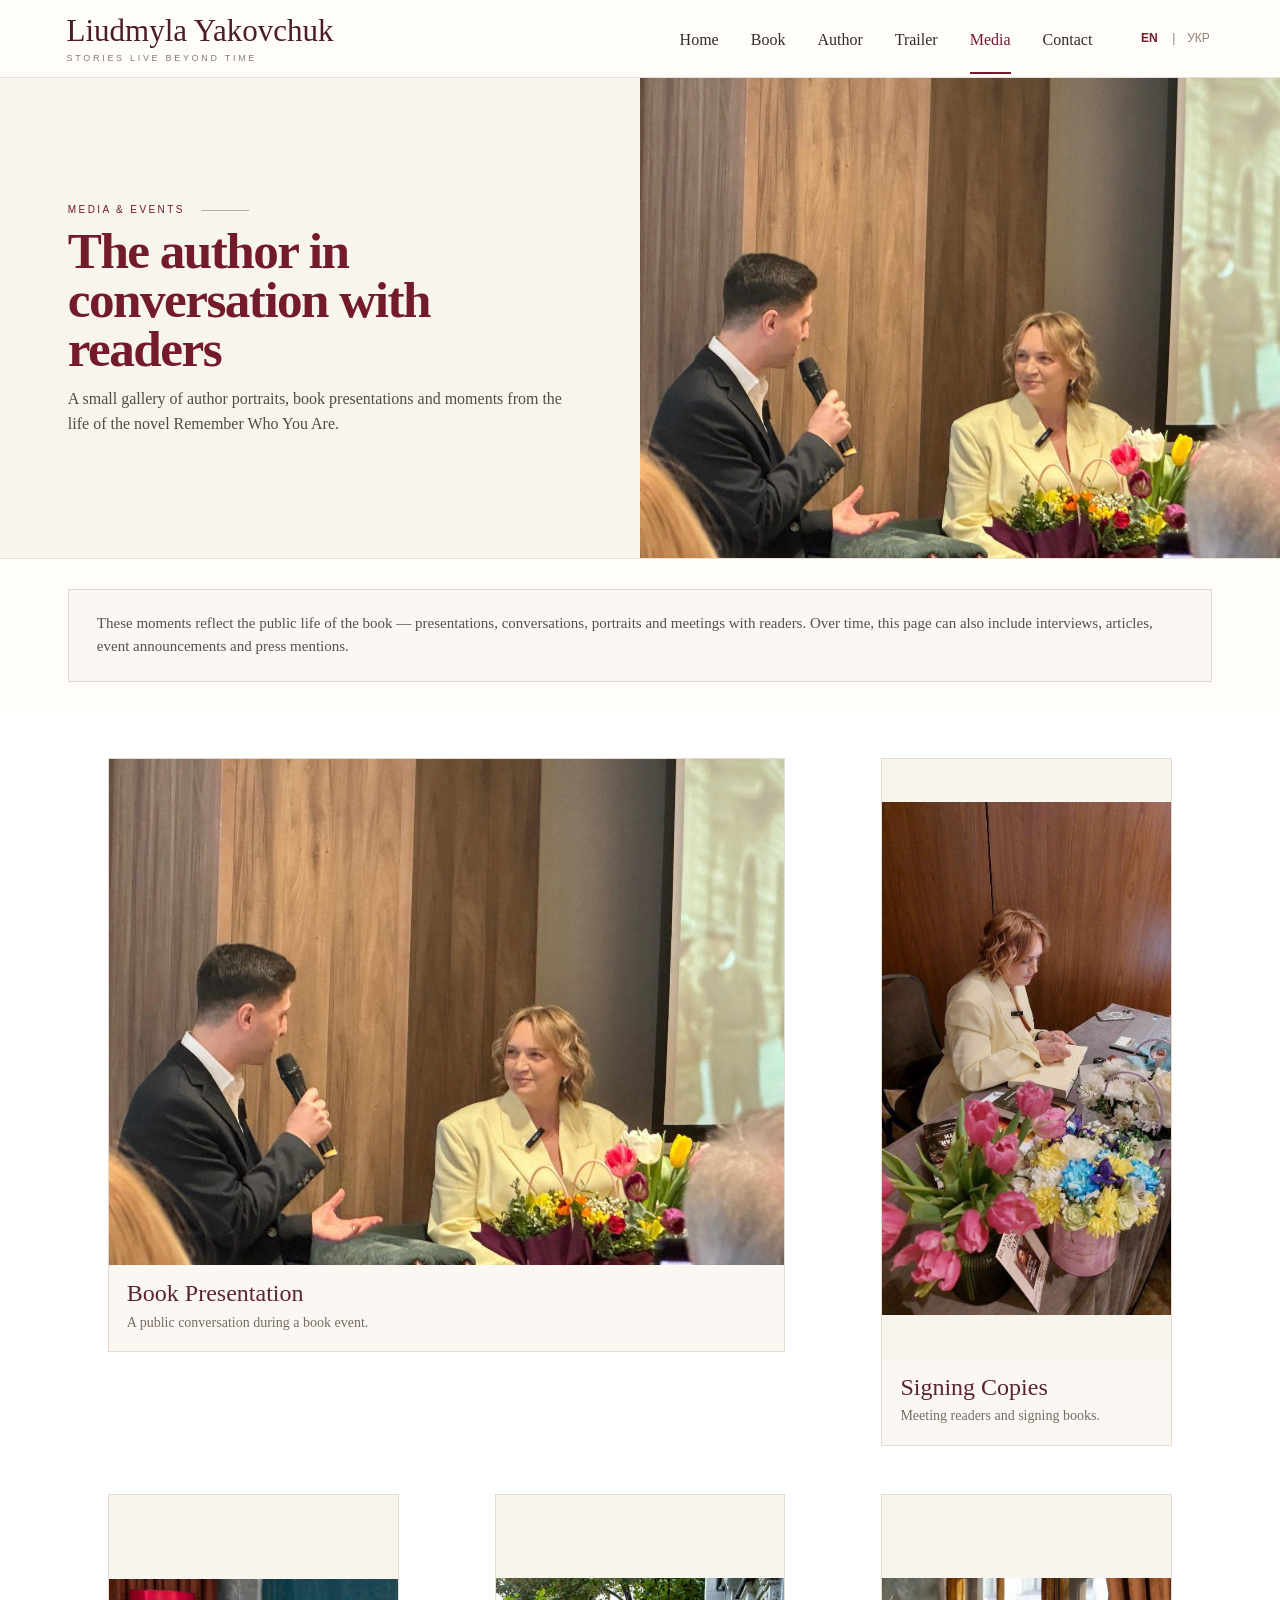
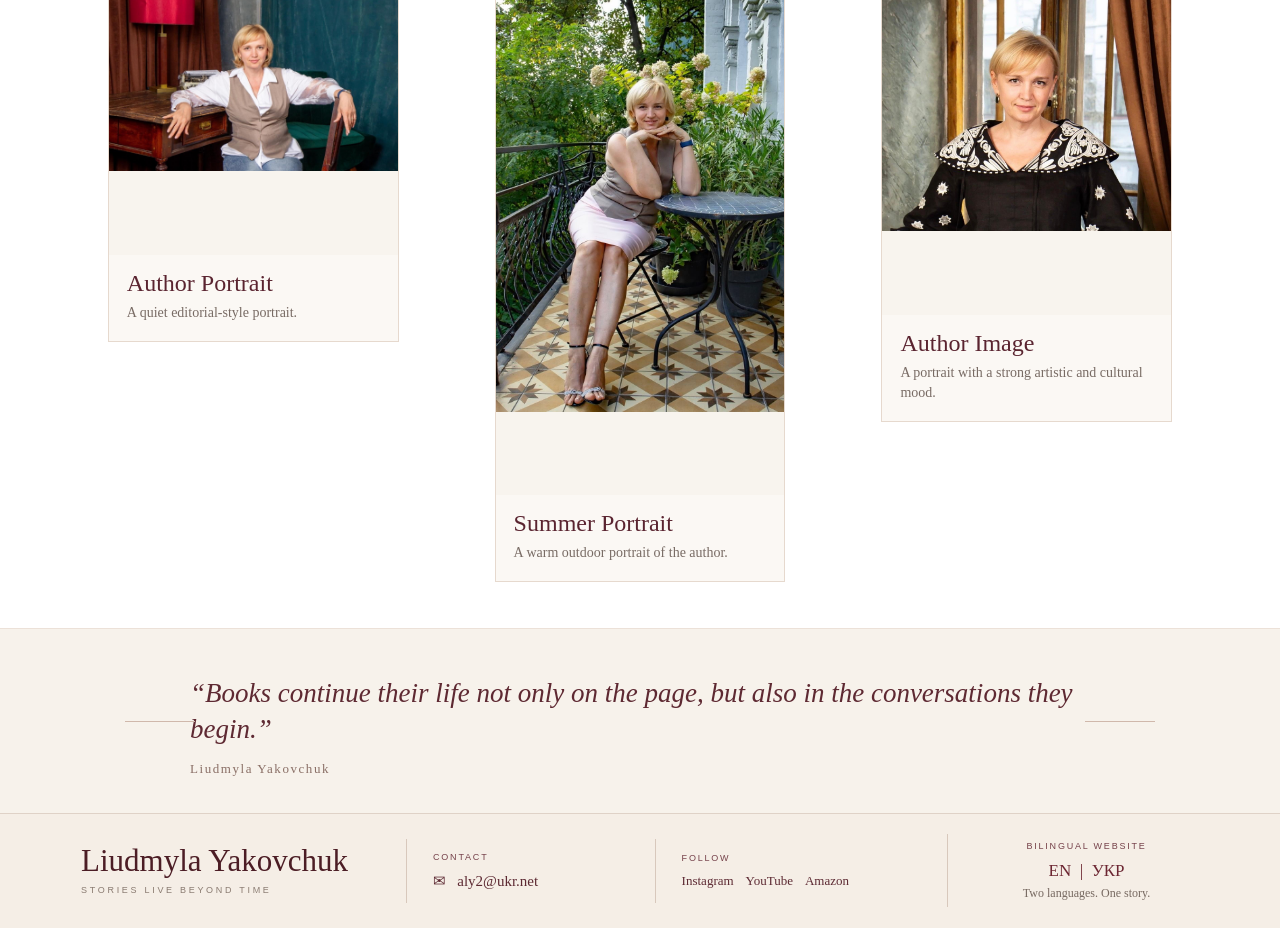
<file: media.html>
<!doctype html>
<html lang="en" translate="no" class="notranslate">
<head>
  <meta charset="utf-8">
  <meta name="google" content="notranslate">
  <meta name="viewport" content="width=device-width, initial-scale=1, viewport-fit=cover">
  <meta http-equiv="Cache-Control" content="no-cache, no-store, must-revalidate">
  <meta http-equiv="Pragma" content="no-cache">
  <meta http-equiv="Expires" content="0">
  <meta name="description" content="Media, portraits, book presentations and reader events featuring Ukrainian author Liudmyla Yakovchuk.">
  <meta property="og:title" content="Liudmyla Yakovchuk — Media & Events">
  <meta property="og:description" content="Author portraits, book presentations and moments from the public life of Remember Who You Are.">
  <meta property="og:type" content="website">
  <meta name="twitter:card" content="summary_large_image">
  <meta name="theme-color" content="#f8f4ee">
  <title>Liudmyla Yakovchuk — Media & Events</title>
  <style>

:root{
  --ivory:#f8f4ee;
  --cream:#f2ebe2;
  --paper:#fffdf9;
  --wine:#741b2b;
  --wine-dark:#4c1d25;
  --ink:#342b29;
  --muted:#786c65;
  --line:#d9c9bd;
  --gold:#b69672;
  --serif: Georgia, "Times New Roman", serif;
  --sans: Arial, Helvetica, sans-serif;
}
*{box-sizing:border-box}
html{scroll-behavior:smooth}
body{margin:0;color:var(--ink);background:var(--paper);font-family:var(--sans);line-height:1.45}
a{text-decoration:none;color:inherit}
img{display:block;max-width:100%}
button{font:inherit}
.site-header{
  height:78px;display:grid;grid-template-columns:1fr auto auto;align-items:center;gap:42px;
  padding:0 5.2vw;background:rgba(255,253,249,.97);border-bottom:1px solid #e9dfd6;
  position:sticky;top:0;z-index:30;
}
.brand{display:flex;flex-direction:column;line-height:1}
.brand-name{font:500 31px/1 var(--serif);color:var(--wine-dark)}
.brand-tag{font-size:9px;letter-spacing:.3em;color:#897a70;margin-top:8px}
.nav{display:flex;align-items:center;gap:32px;font:16px/1 var(--serif)}
.nav a{padding:29px 0 24px;border-bottom:2px solid transparent}
.nav a:hover,.nav a.active{color:var(--wine);border-bottom-color:var(--wine)}
.lang-switch{display:flex;gap:8px;align-items:center;font-size:12px;color:#918078}
.lang-switch button{background:none;border:0;padding:0;cursor:pointer;color:inherit}
.lang-switch .active{color:var(--wine);font-weight:700}

.hero{
  min-height:590px;display:grid;grid-template-columns:49% 51%;overflow:hidden;background:var(--ivory);
  border-bottom:1px solid #e9ded4;
}
.hero-copy{position:relative;padding:55px 4.2vw 52px 5.3vw;display:flex;flex-direction:column;justify-content:center;overflow:hidden}
.hero-skyline{
  position:absolute;left:-4%;right:-8%;bottom:-2px;height:49%;
  background:url("[data-uri]") left bottom/cover no-repeat;opacity:.72;pointer-events:none
}
.hero-copy>*:not(.hero-skyline){position:relative;z-index:2}
.eyebrow{font-size:10px;letter-spacing:.25em;color:#856f66;text-transform:uppercase;max-width:530px}
h1{font:600 clamp(58px,5.3vw,88px)/.86 var(--serif);letter-spacing:-.035em;color:var(--wine);margin:25px 0 12px}
.subtitle{font:italic clamp(20px,1.8vw,28px)/1.2 var(--serif);color:#68343a;margin:0 0 14px}
.lead{max-width:520px;font:15px/1.45 var(--serif);color:#4f4540;margin:0}
.cta-row{display:flex;gap:13px;margin-top:24px;flex-wrap:wrap}
.btn{font:17px/1 var(--serif);padding:14px 24px;border:1px solid #b99394;background:#fff8}
.btn.primary{background:var(--wine);color:#fff;border-color:var(--wine)}
.btn.secondary{color:var(--wine-dark)}
.hero-photo{position:relative;min-height:590px;background:#cbb6a4;overflow:hidden}
.hero-photo>img{width:100%;height:100%;object-fit:cover;object-position:center 41%}
.hero-photo-shade{position:absolute;inset:0;background:linear-gradient(90deg,rgba(248,244,238,.16) 0%,transparent 26%,rgba(57,35,28,.08) 100%)}
.hero-photo blockquote{
  position:absolute;right:5.3%;top:8%;width:175px;margin:0;text-align:center;
  color:#fff;font:italic 25px/1.05 var(--serif);text-shadow:0 2px 10px rgba(0,0,0,.25)
}
.hero-photo blockquote:after{content:"";display:block;width:34px;height:1px;background:#ead8c7;margin:14px auto 0}
.book-words{
  position:absolute;right:3%;bottom:5%;display:flex;flex-direction:column;gap:3px;
  background:rgba(244,231,216,.86);padding:9px 18px 8px;box-shadow:0 10px 25px rgba(0,0,0,.10);
  transform:rotate(1deg)
}
.book-words span{font:10px/1.1 var(--serif);letter-spacing:.14em;color:#916b5a;border-bottom:1px solid rgba(145,107,90,.28);padding-bottom:3px}

.section-kicker{font-size:10px;letter-spacing:.24em;color:var(--wine);text-transform:uppercase;margin-bottom:10px}
.section-kicker:after{content:"";display:inline-block;width:48px;height:1px;background:#c1a99c;vertical-align:middle;margin-left:16px}
.novel-band{
  min-height:225px;display:grid;grid-template-columns:1.08fr .92fr;background:#fff;padding:25px 5.3vw 28px;
  border-bottom:1px solid #eee5dd;align-items:center
}
.novel-copy{padding-right:45px}
.novel-copy h2,.ukrainian-strip h2{
  margin:0 0 9px;color:#5a222c;font:500 clamp(34px,3vw,48px)/1 var(--serif)
}
.novel-copy p{margin:0;max-width:720px;font:15px/1.4 var(--serif);color:#4e4541}
.novel-art{display:grid;grid-template-columns:150px 1fr;align-items:center;gap:30px;position:relative}
.novel-art:before{content:"";position:absolute;inset:10% -10% 0 -20%;background:linear-gradient(90deg,transparent,#f2e8dd 45%,#efe1d2);z-index:0}
.novel-art img{position:relative;z-index:1;width:115px;height:150px;object-fit:cover;object-position:top;border:1px solid #daccc0;box-shadow:0 12px 25px rgba(40,28,22,.13)}
.novel-quote{position:relative;z-index:1;font:italic 24px/1.15 var(--serif);color:#6d3138;max-width:280px;text-align:center}
.novel-quote:after{content:"";display:block;width:35px;height:1px;background:#b98f82;margin:14px auto 0}

.section-pad{padding:30px 5.3vw}
.media-grid{display:grid;grid-template-columns:1fr 1fr;gap:24px;background:#fbf8f4;border-bottom:1px solid #ece1d8}
.media-column{min-width:0}
.trailer-card{
  height:250px;position:relative;overflow:hidden;display:block;background:#bda798;border:1px solid #dfd1c5
}
.trailer-card img{width:100%;height:100%;object-fit:cover;object-position:center 18%;filter:sepia(.14) saturate(.72) brightness(1.12)}
.trailer-overlay{position:absolute;inset:0;background:linear-gradient(90deg,rgba(252,246,239,.88) 0%,rgba(247,239,229,.44) 45%,rgba(64,38,31,.10) 100%)}
.trailer-copy{position:absolute;left:7%;top:22%;display:flex;flex-direction:column;color:#553027}
.trailer-line{font:12px/1.8 var(--serif);letter-spacing:.22em}
.play-button{
  position:absolute;left:50%;top:50%;transform:translate(-50%,-50%);
  width:66px;height:66px;border:2px solid #fff;border-radius:50%;background:rgba(77,52,45,.45);color:white;
  display:grid;place-items:center;font-size:24px;padding-left:4px;box-shadow:0 5px 25px rgba(0,0,0,.18)
}
.audio-card{
  height:250px;display:grid;grid-template-columns:118px 1fr 130px;gap:22px;align-items:center;
  background:linear-gradient(115deg,#f1e6da,#fbf8f4);border:1px solid #dfd1c5;padding:20px
}
.audio-card>img{width:95px;height:132px;object-fit:cover;object-position:center top;box-shadow:0 9px 20px rgba(47,33,26,.14)}
.audio-copy h3{margin:0 0 8px;font:500 27px/1.02 var(--serif);color:#5c2630}
.audio-copy p{margin:0;max-width:240px;font:14px/1.35 var(--serif);color:#665b55}
.audio-rule{height:1px;width:70px;background:#a87d70;margin-top:14px}
.stay-tuned{height:80%;border-left:1px solid #d6c6ba;display:flex;flex-direction:column;align-items:center;justify-content:center;gap:18px;text-align:center;color:#846d63}
.stay-tuned span{font-size:9px;letter-spacing:.2em}
.headphone-icon{font-size:44px;line-height:1;color:#74404a}

.author-themes{display:grid;grid-template-columns:1.25fr .75fr;gap:26px;background:#fff}
.author-inner{display:grid;grid-template-columns:42% 58%;border-right:1px solid #e2d7cd;padding-right:28px}
.author-photo-wrap{position:relative;padding-right:24px}
.author-photo-wrap img{width:100%;height:320px;object-fit:cover;object-position:center 28%}
.hand-quote{
  position:absolute;left:-18px;bottom:18px;width:145px;background:rgba(255,253,249,.90);padding:12px 10px;
  font:italic 18px/1.15 var(--serif);color:#6d333b;text-align:center
}
.author-copy{padding:10px 18px 0 6px}
.author-copy h2{margin:0;color:#5b2630;font:500 34px/1 var(--serif)}
.mini-label{font-size:9px;letter-spacing:.25em;color:#8e6e67;margin:6px 0 16px}
.author-copy p{font:14px/1.42 var(--serif);color:#4d4440;margin:0 0 17px}
.outline-link{display:inline-block;border:1px solid #cab5aa;padding:10px 16px;font:15px var(--serif);color:#6a3038;background:#fff}
.themes-grid{display:grid;grid-template-columns:1fr 1fr;gap:10px}
.theme-card{position:relative;height:150px;overflow:hidden;border:1px solid #e1d4ca}
.theme-card img{width:100%;height:100%;object-fit:cover}
.theme-memory img{object-position:center 35%;filter:sepia(.46) brightness(1.14) saturate(.55)}
.theme-love img{object-position:center 32%;filter:sepia(.25) brightness(1.25) saturate(.65)}
.theme-war img{object-position:center 16%;filter:sepia(.35) brightness(1.08) saturate(.55)}
.theme-identity img{object-position:center 55%;filter:sepia(.30) brightness(1.22) saturate(.62)}
.theme-shade{position:absolute;inset:0;background:linear-gradient(to bottom,rgba(255,250,245,.20),rgba(246,235,224,.66))}
.theme-card>div:last-child{position:absolute;inset:auto 0 12px;text-align:center;color:#6d2633}
.theme-card strong{display:block;font:500 25px/1 var(--serif)}
.theme-card span{display:block;margin-top:6px;font-size:8px;letter-spacing:.22em;color:#76635b}

.ukrainian-strip{background:#f7f2eb;border-top:1px solid #ece2d9}
.strip-heading{display:grid;grid-template-columns:1fr auto;align-items:end;gap:30px;margin-bottom:20px}
.strip-heading p{max-width:360px;text-align:right;margin:0;color:#786c65;font:14px var(--serif)}
.photo-strip{display:grid;grid-template-columns:repeat(3,1fr);gap:12px}
.photo-strip img{width:100%;height:220px;object-fit:cover;border:1px solid #e0d4ca}
.photo-strip img:nth-child(1){object-position:center 46%}
.photo-strip img:nth-child(2){object-position:center 48%}
.photo-strip img:nth-child(3){object-position:center 48%}

footer{
  min-height:115px;display:grid;grid-template-columns:1.2fr .85fr 1fr .95fr;align-items:center;
  gap:0;background:#f5eee6;border-top:1px solid #dfd2c7;padding:20px 4.3vw
}
footer>div{min-height:64px;padding:6px 26px;display:flex;flex-direction:column;justify-content:center}
footer>div+div{border-left:1px solid #d8c8bc}
.footer-label{font-size:9px;letter-spacing:.2em;color:#75414a;margin-bottom:8px}
.footer-block a{font:15px var(--serif);color:#5d2a33}
.socials{display:flex;gap:12px;flex-wrap:wrap}
.socials a{font-size:13px}
.bilingual{text-align:center;align-items:center}
.bilingual strong{font:17px var(--serif);color:#6c2632}
.bilingual small{font:12px var(--serif);color:#776961;margin-top:5px}

@media(max-width:1050px){
  .site-header{grid-template-columns:1fr auto}.nav{display:none}
  .hero{grid-template-columns:1fr}.hero-photo{min-height:560px}.hero-copy{min-height:510px}
  .novel-band{grid-template-columns:1fr}.novel-art{margin-top:25px;max-width:600px}
  .media-grid,.author-themes{grid-template-columns:1fr}
  .author-inner{border-right:0;padding-right:0}
  footer{grid-template-columns:1fr 1fr} footer>div:nth-child(3){border-left:0}
}
@media(max-width:680px){
  .site-header{height:68px;padding:0 18px;gap:12px}.brand-name{font-size:23px}.brand-tag{font-size:7px}
  .hero-copy{padding:48px 22px}.hero-photo{min-height:470px}.hero-photo blockquote{font-size:21px;width:145px}
  h1{font-size:58px}
  .novel-band,.section-pad{padding-left:22px;padding-right:22px}
  .novel-copy{padding-right:0}.novel-art{grid-template-columns:90px 1fr;gap:18px}.novel-art img{width:84px;height:116px}
  .novel-quote{font-size:19px}
  .media-grid{gap:18px}.trailer-card,.audio-card{height:235px}
  .audio-card{grid-template-columns:85px 1fr;padding:16px}.audio-card>img{width:75px;height:105px}.stay-tuned{display:none}
  .author-inner{grid-template-columns:1fr}.author-photo-wrap{padding-right:0}.author-copy{padding:20px 0 0}
  .themes-grid{grid-template-columns:1fr 1fr}.theme-card{height:130px}
  .strip-heading{grid-template-columns:1fr}.strip-heading p{text-align:left}.photo-strip{grid-template-columns:1fr}.photo-strip img{height:245px}
  footer{grid-template-columns:1fr}footer>div{border-left:0!important;border-top:1px solid #d8c8bc}footer>div:first-child{border-top:0}
  .btn{width:100%;text-align:center}
}

.author-note{
  background:#fbf8f4;
  border-top:1px solid #ece1d8;
  border-bottom:1px solid #ece1d8;
  text-align:center;
}
.author-note-inner{max-width:980px;margin:0 auto;padding:16px 40px 8px;position:relative}
.author-note-inner:before,.author-note-inner:after{
  content:"";position:absolute;top:50%;width:70px;height:1px;background:#d0b8ab
}
.author-note-inner:before{left:-25px}.author-note-inner:after{right:-25px}
.note-quote{margin:0;font:italic 27px/1.35 var(--serif);color:#5e2932}
.note-signature{margin-top:14px;font:13px/1 var(--serif);letter-spacing:.12em;color:#8a6f66}
@media(max-width:680px){
  .author-note-inner{padding:10px 8px 4px}
  .author-note-inner:before,.author-note-inner:after{display:none}
  .note-quote{font-size:21px}
}


/* Media & Events page */
.page-hero{
  display:grid;
  grid-template-columns: 1fr 1fr;
  align-items:stretch;
  background:var(--ivory);
  border-bottom:1px solid #ece1d8;
  min-height:430px;
}
.page-hero-copy{
  padding:58px 5.3vw 54px;
  display:flex;
  flex-direction:column;
  justify-content:center;
}
.page-title{
  margin:0 0 14px;
  color:var(--wine);
  font:600 clamp(40px,4vw,64px)/0.95 var(--serif);
  letter-spacing:-.03em;
}
.page-lead{
  max-width:560px;
  margin:0;
  color:#554a45;
  font:16px/1.55 var(--serif);
}
.page-hero-photo img{
  width:100%;
  height:100%;
  object-fit:cover;
  object-position:center 36%;
}
.media-intro .intro-card{
  background:#fbf8f4;
  border:1px solid #e6d8cc;
  padding:22px 28px;
}
.media-intro p{
  margin:0;
  color:#594e49;
  font:15px/1.55 var(--serif);
}
.gallery-section{
  background:#fff;
}
.gallery-grid{
  display:grid;
  grid-template-columns:repeat(12, 1fr);
  gap:16px;
}
.gallery-card{
  grid-column:span 4;
  background:#fbf8f4;
  border:1px solid #e6d9ce;
  overflow:hidden;
}
.gallery-card.large{
  grid-column:span 8;
}
.gallery-card.portrait{
  grid-column:span 4;
}
.gallery-card img{
  width:100%;
  height:320px;
  object-fit:cover;
}
.gallery-card.large img{
  height:420px;
  object-position:center 45%;
}
.gallery-card:nth-child(2) img{
  object-position:center 48%;
}
.gallery-card:nth-child(3) img{
  object-position:center 28%;
}
.gallery-card:nth-child(4) img{
  object-position:center 36%;
}
.gallery-card:nth-child(5) img{
  object-position:center 26%;
}
.gallery-card figcaption{
  padding:16px 18px 18px;
}
.gallery-card strong{
  display:block;
  margin-bottom:6px;
  color:#5a2430;
  font:500 24px/1.05 var(--serif);
}
.gallery-card span{
  display:block;
  color:#786b64;
  font:14px/1.45 var(--serif);
}
.media-note{
  background:#f7f2eb;
  border-top:1px solid #ece1d8;
}
@media(max-width:1050px){
  .page-hero{grid-template-columns:1fr}
  .gallery-card, .gallery-card.large, .gallery-card.portrait{grid-column:span 6}
}
@media(max-width:680px){
  .page-hero-copy{padding:42px 22px}
  .gallery-grid{grid-template-columns:1fr}
  .gallery-card, .gallery-card.large, .gallery-card.portrait{grid-column:auto}
  .gallery-card img, .gallery-card.large img{height:260px}
}


/* FINAL: Experience the Story */
.experience-section{
  background:#fbf8f4;
  border-bottom:1px solid #ece1d8;
}
.experience-heading{
  display:grid;
  grid-template-columns:1fr .9fr;
  align-items:end;
  gap:36px;
  margin-bottom:22px;
}
.experience-heading h2{
  margin:0;
  color:#5a222c;
  font:500 clamp(34px,3vw,48px)/1 var(--serif);
}
.experience-heading>p{
  margin:0;
  max-width:560px;
  justify-self:end;
  color:#665b55;
  font:14px/1.5 var(--serif);
}
.experience-grid{
  display:grid;
  grid-template-columns:repeat(3,1fr);
  gap:18px;
}
.experience-card{
  min-width:0;
  display:flex;
  flex-direction:column;
  background:#fffdf9;
  border:1px solid #dfd2c7;
  box-shadow:0 10px 25px rgba(58,39,29,.04);
  transition:transform .18s ease, box-shadow .18s ease;
}
a.experience-card:hover{
  transform:translateY(-3px);
  box-shadow:0 15px 30px rgba(58,39,29,.08);
}
.experience-image{
  height:220px;
  position:relative;
  overflow:hidden;
  background:#d7c2b4;
}
.experience-image img{
  width:100%;
  height:100%;
  object-fit:cover;
  object-position:center 16%;
  filter:sepia(.16) saturate(.72) brightness(1.08);
}
.experience-shade{
  position:absolute;
  inset:0;
  background:linear-gradient(135deg,rgba(248,240,231,.40),rgba(71,39,34,.16));
}
.song-shade{
  background:linear-gradient(135deg,rgba(116,27,43,.36),rgba(248,240,231,.24));
}
.audiobook-shade{
  background:linear-gradient(135deg,rgba(92,70,62,.34),rgba(244,235,226,.36));
}
.round-icon{
  position:absolute;
  left:50%;
  top:50%;
  transform:translate(-50%,-50%);
  width:68px;
  height:68px;
  border:2px solid rgba(255,255,255,.95);
  border-radius:50%;
  display:grid;
  place-items:center;
  background:rgba(86,53,45,.42);
  color:white;
  font-size:25px;
  padding-left:4px;
  box-shadow:0 8px 25px rgba(0,0,0,.18);
}
.music-icon{
  font-size:32px;
  padding-left:0;
}
.headphone-mark{
  font-size:39px;
  padding-left:0;
}
.music-lines{
  position:absolute;
  left:7%;
  right:7%;
  bottom:20px;
  height:34px;
  display:flex;
  align-items:end;
  justify-content:center;
  gap:6px;
  opacity:.75;
}
.music-lines i{
  width:3px;
  background:rgba(255,255,255,.82);
  display:block;
  border-radius:2px;
}
.music-lines i:nth-child(1){height:12px}
.music-lines i:nth-child(2){height:24px}
.music-lines i:nth-child(3){height:17px}
.music-lines i:nth-child(4){height:31px}
.music-lines i:nth-child(5){height:21px}
.music-lines i:nth-child(6){height:28px}
.music-lines i:nth-child(7){height:15px}
.music-lines i:nth-child(8){height:23px}
.experience-copy{
  padding:20px 21px 22px;
  display:flex;
  flex-direction:column;
  flex:1;
}
.experience-type{
  color:#8c6d65;
  font-size:9px;
  letter-spacing:.23em;
  margin-bottom:9px;
}
.experience-copy h3{
  margin:0 0 10px;
  color:#5b2630;
  font:500 27px/1.05 var(--serif);
}
.experience-copy p{
  margin:0;
  color:#655a54;
  font:14px/1.45 var(--serif);
  flex:1;
}
.experience-link{
  display:inline-block;
  margin-top:16px;
  color:#6e2835;
  font:15px var(--serif);
}
.experience-link.muted{
  color:#8a7770;
}
@media(max-width:1050px){
  .experience-grid{grid-template-columns:1fr 1fr}
  .audiobook-experience{grid-column:1 / -1}
}
@media(max-width:680px){
  .experience-heading{grid-template-columns:1fr}
  .experience-heading>p{justify-self:start}
  .experience-grid{grid-template-columns:1fr}
  .audiobook-experience{grid-column:auto}
  .experience-image{height:210px}
}


/* Final mobile QA overrides — 2026-09-11 */
html{scroll-padding-top:82px}
body.menu-open{overflow:hidden}
.mobile-menu-toggle,.mobile-menu{display:none}
.lang-switch{white-space:nowrap;z-index:42}
.lang-switch button{min-width:30px;min-height:40px;border-radius:4px}
.lang-switch button:focus-visible,.mobile-menu-toggle:focus-visible,.mobile-nav a:focus-visible{outline:2px solid var(--wine);outline-offset:3px}
@media(max-width:1050px){
  .site-header{grid-template-columns:minmax(0,1fr) auto auto!important;gap:12px!important;height:76px!important;padding-left:max(18px,env(safe-area-inset-left))!important;padding-right:max(14px,env(safe-area-inset-right))!important}
  .site-header>.nav{display:none!important}
  .mobile-menu-toggle{width:44px;height:44px;padding:10px;border:0;background:transparent;cursor:pointer;display:flex;flex-direction:column;align-items:center;justify-content:center;gap:5px;z-index:42;flex:0 0 auto}
  .mobile-menu-toggle span{width:24px;height:2px;background:var(--wine-dark);display:block;transition:transform .18s ease,opacity .18s ease}
  .mobile-menu-toggle[aria-expanded="true"] span:nth-child(1){transform:translateY(7px) rotate(45deg)}
  .mobile-menu-toggle[aria-expanded="true"] span:nth-child(2){opacity:0}
  .mobile-menu-toggle[aria-expanded="true"] span:nth-child(3){transform:translateY(-7px) rotate(-45deg)}
  .mobile-menu{display:block;position:fixed;z-index:39;left:0;right:0;top:76px;bottom:0;background:rgba(255,253,249,.995);padding:18px max(28px,env(safe-area-inset-right)) max(28px,env(safe-area-inset-bottom)) max(28px,env(safe-area-inset-left));opacity:0;visibility:hidden;pointer-events:none;transform:translateY(-10px);transition:opacity .18s ease,transform .18s ease,visibility .18s ease;overflow:auto}
  .mobile-menu.open{opacity:1;visibility:visible;pointer-events:auto;transform:translateY(0)}
  .mobile-nav{display:flex;flex-direction:column}
  .mobile-nav a{display:flex;align-items:center;justify-content:space-between;min-height:58px;padding:12px 2px;border-bottom:1px solid #eadfd6;color:var(--wine-dark);font:500 26px/1.1 var(--serif)}
  .mobile-nav a::after{content:'→';font-size:18px;color:#b59887}
  .mobile-nav a.active{color:var(--wine)}
  .mobile-menu-footer{display:flex;flex-direction:column;gap:6px;padding-top:24px;color:#8b7b72;font-size:12px;letter-spacing:.08em}
  .mobile-menu-footer a{font:16px var(--serif);color:var(--wine-dark);letter-spacing:0}
}
@media(max-width:680px){
  html{scroll-padding-top:72px}
  .site-header{height:72px!important;gap:7px!important;padding-left:max(12px,env(safe-area-inset-left))!important;padding-right:max(8px,env(safe-area-inset-right))!important}
  .mobile-menu{top:72px}
  .brand{min-width:0}
  .brand-name{font-size:clamp(21px,6.8vw,28px)!important;white-space:nowrap;overflow:hidden;text-overflow:ellipsis}
  .brand-tag{font-size:6.8px!important;letter-spacing:.20em!important;margin-top:6px!important;white-space:nowrap}
  .lang-switch{font-size:12px!important;gap:3px!important;flex:0 0 auto}
  .lang-switch button{min-width:29px!important;padding:0 2px!important}
  .mobile-menu-toggle{width:42px;height:42px;padding:9px}
  .hero-copy{min-height:auto!important;padding:48px 22px 44px!important}
  .eyebrow{font-size:9px!important;letter-spacing:.19em!important;line-height:1.55!important}
  h1{font-size:clamp(46px,14.2vw,60px)!important;line-height:.91!important;margin-top:22px!important;max-width:100%;overflow-wrap:normal}
  .subtitle{font-size:clamp(20px,6vw,26px)!important;line-height:1.15!important}
  .lead{font-size:16px!important;line-height:1.48!important}
  .cta-row{gap:10px!important;margin-top:22px!important}
  .btn{min-height:54px;display:flex;align-items:center;justify-content:center;font-size:17px!important;padding:14px 18px!important}
  .hero-photo{min-height:500px!important}
  .hero-photo>img{object-position:center 38%!important}
  .hero-photo blockquote{right:5%!important;top:7%!important;font-size:22px!important;width:148px!important}
  .page-hero-copy{padding:44px 22px 34px!important}
  .page-title{font-size:44px!important;line-height:.98!important}
  .page-lead{font-size:16px!important}
  .page-hero-photo{min-height:330px!important}
  .page-hero-photo img{height:330px!important;object-position:center 40%!important}
  .gallery-grid{gap:18px!important}
  .gallery-card img,.gallery-card.large img{width:100%;height:auto!important;aspect-ratio:4/3;object-fit:cover}
  .gallery-card:nth-child(2) img,.gallery-card:nth-child(4) img{aspect-ratio:3/4}
}
@media(max-width:390px){
  .brand-name{font-size:21px!important}
  .brand-tag{font-size:6.2px!important;letter-spacing:.16em!important}
  h1{font-size:49px!important}
  .hero-copy,.novel-band,.section-pad{padding-left:18px!important;padding-right:18px!important}
}
@media(prefers-reduced-motion:reduce){html{scroll-behavior:auto}*,*::before,*::after{animation-duration:.01ms!important;animation-iteration-count:1!important;transition-duration:.01ms!important}}


@media(max-width:680px){html,body{overflow-x:hidden!important}.hero-skyline{left:0!important;right:0!important;width:auto!important;max-width:100%!important}.novel-band{overflow:hidden!important}.novel-art:before{inset:10% 0 0 0!important}}
</style>

  <link rel="preload" as="image" href="assets/media-final-event.jpg">
  <link rel="preload" as="image" href="assets/media-final-signing.jpg">

<style id="final-media-image-fix">
  .page-hero-photo, .photo-box { background:#f3ece4; overflow:hidden; }
  .page-hero-photo img, .gallery-card img {
    display:block; width:100%; max-width:100%; height:100%;
    object-fit:cover; image-rendering:auto; filter:none !important;
  }
  .gallery-card .photo-box{width:100%;}
  @media (max-width:680px){
    .page-hero-photo{min-height:320px!important;height:320px!important;}
    .page-hero-photo img{height:320px!important;object-position:center 45%!important;}
    .gallery-card .photo-box{height:auto!important;}
    .gallery-card .photo-box img{height:auto!important;aspect-ratio:auto!important;object-fit:contain!important;background:#f8f4ee;}
    .gallery-card.large .photo-box img{aspect-ratio:auto!important;}
  }
</style>

<style id="desktop-media-final-fix">
/* =========================================================
   DESKTOP MEDIA FINAL FIX
   Desktop only (min-width: 1051px).
   Mobile/tablet styles are left unchanged.
   ========================================================= */
@media (min-width: 1051px) {

  /* Make every desktop card explicitly include its caption */
  .gallery-card {
    display: flex !important;
    flex-direction: column !important;
    align-self: start !important;
    height: auto !important;
  }

  .gallery-card figcaption {
    display: block !important;
    visibility: visible !important;
    opacity: 1 !important;
    position: relative !important;
    z-index: 2 !important;
    flex: 0 0 auto !important;
    padding: 16px 18px 18px !important;
    background: #fbf8f4 !important;
  }

  .gallery-card figcaption strong {
    display: block !important;
    margin: 0 0 6px !important;
    color: #5a2430 !important;
    font: 500 24px/1.08 Georgia, "Times New Roman", serif !important;
  }

  .gallery-card figcaption span {
    display: block !important;
    color: #786b64 !important;
    font: 14px/1.45 Georgia, "Times New Roman", serif !important;
  }

  /* 1. Book Presentation:
     show the FULL original photo — no cropping */
  .gallery-card.large:first-child > img {
    display: block !important;
    width: 100% !important;
    height: auto !important;
    max-height: none !important;
    aspect-ratio: auto !important;
    object-fit: contain !important;
    object-position: center center !important;
    background: #f8f4ee !important;
  }

  /* 2. Signing Copies — full vertical image, caption visible below */
  .gallery-card:nth-child(2) > img {
    width: 100% !important;
    height: 600px !important;
    object-fit: contain !important;
    object-position: center center !important;
    background: #f8f4ee !important;
  }

  /* 3. Author Portrait */
  .gallery-card:nth-child(3) > img {
    width: 100% !important;
    height: 360px !important;
    object-fit: contain !important;
    object-position: center center !important;
    background: #f8f4ee !important;
  }

  /* 4. Summer Portrait */
  .gallery-card:nth-child(4) > img {
    width: 100% !important;
    height: 600px !important;
    object-fit: contain !important;
    object-position: center center !important;
    background: #f8f4ee !important;
  }

  /* 5. Author Image */
  .gallery-card:nth-child(5) > img {
    width: 100% !important;
    height: 420px !important;
    object-fit: contain !important;
    object-position: center center !important;
    background: #f8f4ee !important;
  }
}
</style>

</head>
<body>
<!-- final-v8 2026-09-11 -->

<header class="site-header">
  <a class="brand" href="index.html#home">
    <span class="brand-name">Liudmyla Yakovchuk</span>
    <span class="brand-tag" data-en="STORIES LIVE BEYOND TIME" data-uk="ІСТОРІЇ ЖИВУТЬ ПОЗА ЧАСОМ">STORIES LIVE BEYOND TIME</span>
  </a>

  <nav class="nav">
    <a href="index.html" data-en="Home" data-uk="Головна">Home</a>
    <a href="index.html#book" data-en="Book" data-uk="Книга">Book</a>
    <a href="index.html#author" data-en="Author" data-uk="Авторка">Author</a>
    <a href="index.html#trailer" data-en="Trailer" data-uk="Трейлер">Trailer</a>
    <a href="media.html" class="active" data-en="Media" data-uk="Медіа">Media</a>
    <a href="#contact" data-en="Contact" data-uk="Контакти">Contact</a>
  </nav>

  <div class="lang-switch">
    <button class="lang active" data-lang="en">EN</button>
    <span>|</span>
    <button class="lang" data-lang="uk">УКР</button>
  </div>

  <button class="mobile-menu-toggle" type="button" aria-label="Open menu" aria-expanded="false" aria-controls="mobile-menu"><span></span><span></span><span></span></button>
</header>
<div class="mobile-menu" id="mobile-menu" aria-hidden="true">
  <nav class="mobile-nav" aria-label="Mobile navigation">
    <a href="index.html#home" data-en="Home" data-uk="Головна">Home</a>
    <a href="index.html#book" data-en="Book" data-uk="Книга">Book</a>
    <a href="index.html#author" data-en="Author" data-uk="Авторка">Author</a>
    <a href="index.html#trailer" data-en="Trailer" data-uk="Трейлер">Trailer</a>
    <a href="media.html" data-en="Media" data-uk="Медіа">Media</a>
    <a href="#contact" data-en="Contact" data-uk="Контакти">Contact</a>
  </nav>
  <div class="mobile-menu-footer"><span data-en="Official author website" data-uk="Офіційний сайт авторки">Official author website</span><a href="mailto:aly2@ukr.net">aly2@ukr.net</a></div>
</div>

<main>
  <section class="page-hero media-page-hero">
    <div class="page-hero-copy">
      <div class="section-kicker" data-en="MEDIA & EVENTS" data-uk="МЕДІА ТА ПОДІЇ">MEDIA & EVENTS</div>
      <h1 class="page-title" data-en="The author in conversation with readers" data-uk="Авторка у діалозі з читачами">
        The author in conversation with readers
      </h1>
      <p class="page-lead" data-en="A small gallery of author portraits, book presentations and moments from the life of the novel Remember Who You Are."
         data-uk="Невелика галерея авторських портретів, презентацій книги та моментів із життя роману «Пам’ятай, хто ти».">
        A small gallery of author portraits, book presentations and moments from the life of the novel Remember Who You Are.
      </p>
    </div>

    <div class="page-hero-photo">
      <img src="assets/media-final-event.jpg" alt="Liudmyla Yakovchuk at a book event" loading="eager" fetchpriority="high" decoding="async" width="1280" height="960">
    </div>
  </section>

  <section class="media-intro section-pad">
    <div class="intro-card">
      <p data-en="These moments reflect the public life of the book — presentations, conversations, portraits and meetings with readers. Over time, this page can also include interviews, articles, event announcements and press mentions."
         data-uk="Ці моменти показують публічне життя книги — презентації, розмови, портрети та зустрічі з читачами. З часом на цій сторінці можна буде також додати інтерв’ю, статті, анонси подій і згадки в медіа.">
        These moments reflect the public life of the book — presentations, conversations, portraits and meetings with readers. Over time, this page can also include interviews, articles, event announcements and press mentions.
      </p>
    </div>
  </section>

  <section class="gallery-section section-pad">
    <div class="gallery-grid">
      <figure class="gallery-card large">
        <img src="assets/media-final-event.jpg" alt="Book presentation event" loading="eager" decoding="async" width="1280" height="960">
        <figcaption>
          <strong data-en="Book Presentation" data-uk="Презентація книги">Book Presentation</strong>
          <span data-en="A public conversation during a book event."
                data-uk="Публічна розмова під час презентації книги.">
            A public conversation during a book event.
          </span>
        </figcaption>
      </figure>

      <figure class="gallery-card">
        <img src="assets/media-final-signing.jpg" alt="Signing copies" loading="eager" decoding="async" width="721" height="1280">
        <figcaption>
          <strong data-en="Signing Copies" data-uk="Підписування примірників">Signing Copies</strong>
          <span data-en="Meeting readers and signing books."
                data-uk="Зустріч із читачами та підписування книг.">
            Meeting readers and signing books.
          </span>
        </figcaption>
      </figure>

      <figure class="gallery-card portrait">
        <img src="assets/media-final-desk.jpg" alt="Author portrait at desk" loading="eager" decoding="async" width="1280" height="852">
        <figcaption>
          <strong data-en="Author Portrait" data-uk="Портрет авторки">Author Portrait</strong>
          <span data-en="A quiet editorial-style portrait."
                data-uk="Спокійний портрет у редакційному стилі.">
            A quiet editorial-style portrait.
          </span>
        </figcaption>
      </figure>

      <figure class="gallery-card portrait">
        <img src="assets/media-final-terrace.jpg" alt="Author portrait on terrace" loading="eager" decoding="async" width="852" height="1280">
        <figcaption>
          <strong data-en="Summer Portrait" data-uk="Літній портрет">Summer Portrait</strong>
          <span data-en="A warm outdoor portrait of the author."
                data-uk="Теплий вуличний портрет авторки.">
            A warm outdoor portrait of the author.
          </span>
        </figcaption>
      </figure>

      <figure class="gallery-card">
        <img src="assets/media-final-embroidered.jpg" alt="Author portrait in embroidered outfit" loading="eager" decoding="async" width="1074" height="940">
        <figcaption>
          <strong data-en="Author Image" data-uk="Образ авторки">Author Image</strong>
          <span data-en="A portrait with a strong artistic and cultural mood."
                data-uk="Портрет із виразним мистецьким і культурним настроєм.">
            A portrait with a strong artistic and cultural mood.
          </span>
        </figcaption>
      </figure>
    </div>
  </section>

  <section class="media-note section-pad">
    <div class="author-note-inner">
      <p class="note-quote"
         data-en="“Books continue their life not only on the page, but also in the conversations they begin.”"
         data-uk="«Книги живуть не лише на сторінках, а й у розмовах, які вони починають.»">
        “Books continue their life not only on the page, but also in the conversations they begin.”
      </p>
      <div class="note-signature">Liudmyla Yakovchuk</div>
    </div>
  </section>
</main>

<footer id="contact">
  <div class="footer-brand">
    <div class="brand-name">Liudmyla Yakovchuk</div>
    <div class="brand-tag" data-en="STORIES LIVE BEYOND TIME" data-uk="ІСТОРІЇ ЖИВУТЬ ПОЗА ЧАСОМ">STORIES LIVE BEYOND TIME</div>
  </div>

  <div class="footer-block">
    <span class="footer-label" data-en="CONTACT" data-uk="КОНТАКТИ">CONTACT</span>
    <a href="mailto:aly2@ukr.net">✉ &nbsp; aly2@ukr.net</a>
  </div>

  <div class="footer-block">
    <span class="footer-label" data-en="FOLLOW" data-uk="СОЦМЕРЕЖІ">FOLLOW</span>
    <div class="socials">
      <a target="_blank" rel="noopener" href="https://www.instagram.com/liudmylayakovchuk2025">Instagram</a>
      <a target="_blank" rel="noopener" href="https://www.youtube.com/watch?v=IEj6ZYtZcg4">YouTube</a>
      <a target="_blank" rel="noopener" href="https://www.amazon.com.au/dp/B0HHSNX6BC">Amazon</a>
    </div>
  </div>

  <div class="footer-block bilingual">
    <span class="footer-label" data-en="BILINGUAL WEBSITE" data-uk="ДВОМОВНИЙ САЙТ">BILINGUAL WEBSITE</span>
    <strong>EN &nbsp;|&nbsp; УКР</strong>
    <small data-en="Two languages. One story." data-uk="Дві мови. Одна історія.">Two languages. One story.</small>
  </div>
</footer>

<script>

(() => {
  'use strict';
  const VALID = new Set(['en','uk']);
  const langButtons = [...document.querySelectorAll('.lang[data-lang]')];
  const menuToggle = document.querySelector('.mobile-menu-toggle');
  const mobileMenu = document.querySelector('.mobile-menu');

  function fromUrl(){ try { const v=new URL(location.href).searchParams.get('lang'); return VALID.has(v)?v:null; } catch(e){ return null; } }
  function fromStorage(){ try { const v=localStorage.getItem('liudmyla-site-lang'); return VALID.has(v)?v:null; } catch(e){ return null; } }
  function save(lang){ try{localStorage.setItem('liudmyla-site-lang',lang);}catch(e){} }

  function isInternal(a){
    const raw=a.getAttribute('href')||'';
    if(!raw || raw.startsWith('#') || raw.startsWith('mailto:') || raw.startsWith('tel:') || raw.startsWith('javascript:')) return false;
    if(/^https?:/i.test(raw)){ try{return new URL(raw).origin===location.origin;}catch(e){return false;} }
    return true;
  }

  function syncLinks(lang){
    document.querySelectorAll('a[href]').forEach(a=>{
      if(!isInternal(a)) return;
      try{
        const u=new URL(a.getAttribute('href'),location.href);
        const file=(u.pathname.split('/').pop()||'index.html').toLowerCase();
        if(file==='index.html'||file==='media.html'||file===''){
          u.searchParams.set('lang',lang);
          a.setAttribute('href',u.pathname.split('/').pop()+u.search+u.hash);
        }
      }catch(e){}
    });
  }

  function setLanguage(lang, updateUrl=true){
    if(!VALID.has(lang)) lang='en';
    document.documentElement.lang = lang==='uk' ? 'uk' : 'en';
    document.documentElement.dataset.siteLang=lang;
    document.querySelectorAll('[data-en][data-uk]').forEach(el=>{
      const v=el.dataset[lang]; if(typeof v==='string') el.innerHTML=v;
    });
    langButtons.forEach(btn=>{
      const on=btn.dataset.lang===lang;
      btn.classList.toggle('active',on);
      btn.setAttribute('aria-pressed',on?'true':'false');
    });
    save(lang);
    if(updateUrl){
      try{const u=new URL(location.href);u.searchParams.set('lang',lang);history.replaceState(null,'',u.pathname+u.search+u.hash);}catch(e){}
    }
    syncLinks(lang);
    if(menuToggle) menuToggle.setAttribute('aria-label',lang==='uk'?'Відкрити меню':'Open menu');
  }

  function closeMenu(){
    if(!mobileMenu||!menuToggle) return;
    mobileMenu.classList.remove('open');
    mobileMenu.setAttribute('aria-hidden','true');
    menuToggle.setAttribute('aria-expanded','false');
    document.body.classList.remove('menu-open');
  }
  function openMenu(){
    if(!mobileMenu||!menuToggle) return;
    mobileMenu.classList.add('open');
    mobileMenu.setAttribute('aria-hidden','false');
    menuToggle.setAttribute('aria-expanded','true');
    document.body.classList.add('menu-open');
  }

  langButtons.forEach(btn=>btn.addEventListener('click',e=>{e.preventDefault();setLanguage(btn.dataset.lang,true);}));
  menuToggle?.addEventListener('click',()=>mobileMenu?.classList.contains('open')?closeMenu():openMenu());
  mobileMenu?.addEventListener('click',e=>{ if(e.target.closest('a')) closeMenu(); });
  document.addEventListener('keydown',e=>{ if(e.key==='Escape') closeMenu(); });
  window.addEventListener('resize',()=>{ if(innerWidth>1050) closeMenu(); });

  const page=(location.pathname.split('/').pop()||'index.html').toLowerCase();
  document.querySelectorAll('.nav a,.mobile-nav a').forEach(a=>{
    const h=(a.getAttribute('href')||'').toLowerCase();
    a.classList.toggle('active', page==='media.html' ? h.includes('media.html') : (!h.includes('media.html') && (h.includes('#home')||h==='index.html'||h.startsWith('#home'))));
  });

  setLanguage(fromUrl()||fromStorage()||'en', false);
})();

</script>
</body>
</html>
</file>
